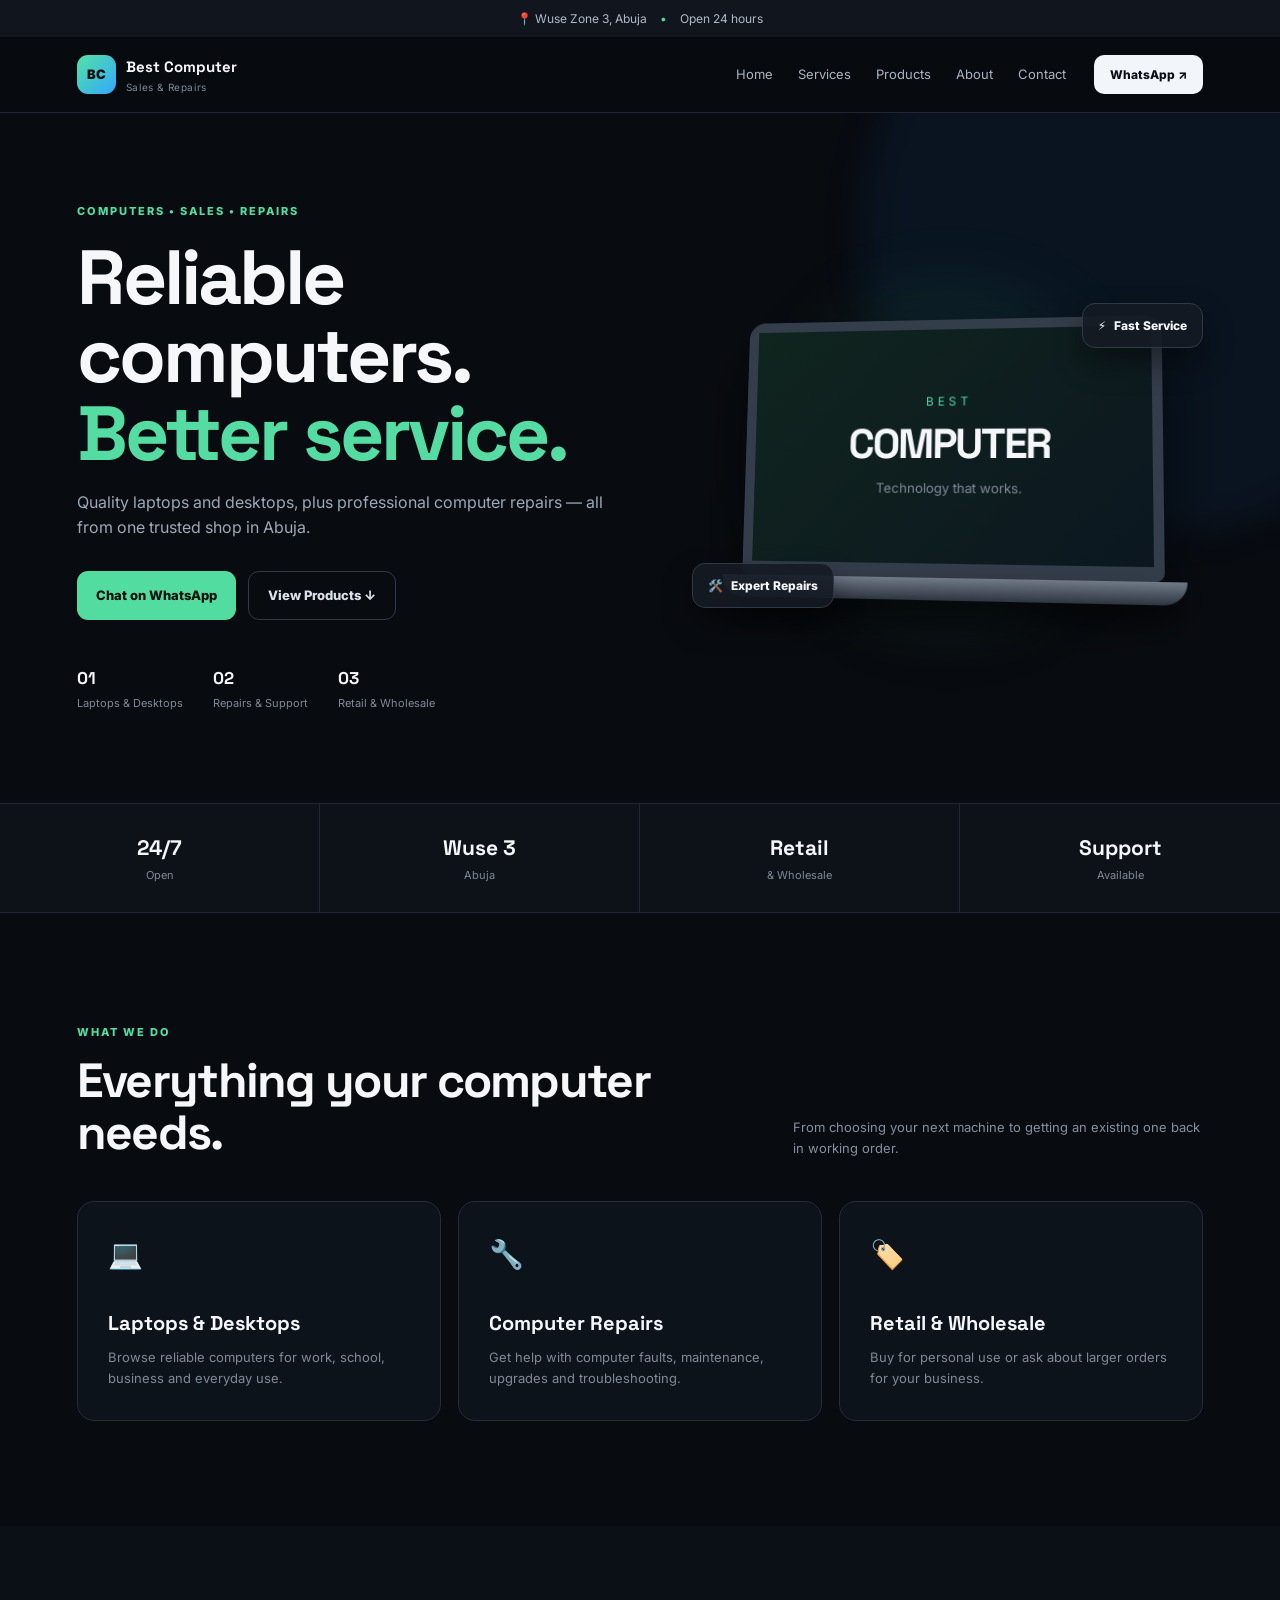
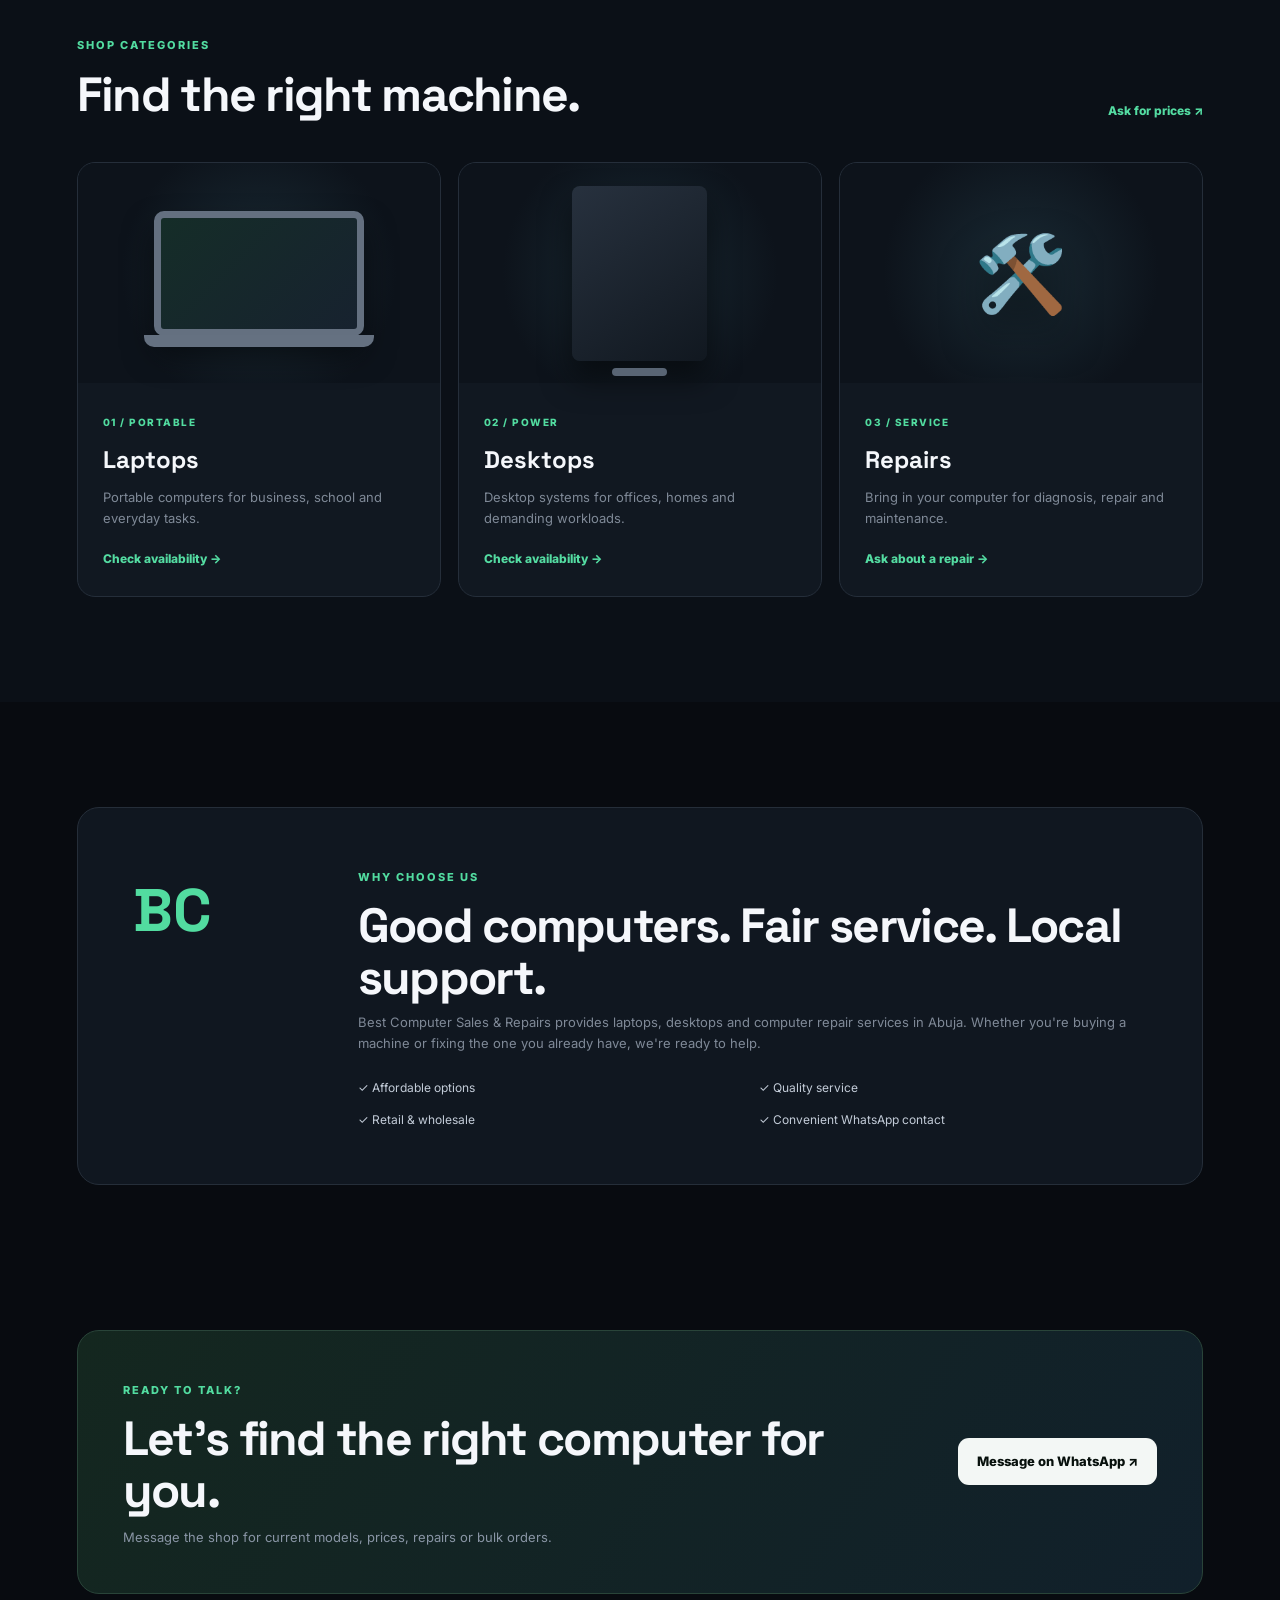
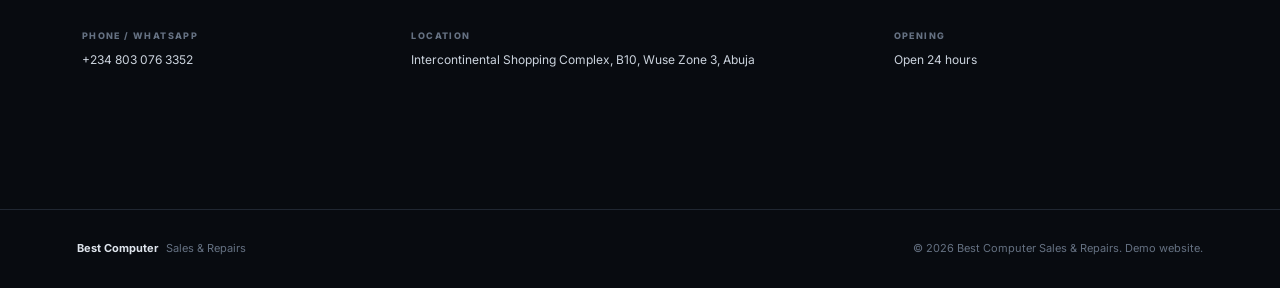
<file: index.html>
<!DOCTYPE html>
<html lang="en">
<head>
  <meta charset="UTF-8">
  <meta name="viewport" content="width=device-width, initial-scale=1.0">
  <meta name="description" content="Best Computer Sales & Repairs — laptops, desktops, computer repairs and affordable tech solutions in Wuse Zone 3, Abuja.">
  <title>Best Computer Sales & Repairs | Abuja</title>
  <link rel="preconnect" href="https://fonts.googleapis.com">
  <link rel="preconnect" href="https://fonts.gstatic.com" crossorigin>
  <link href="https://fonts.googleapis.com/css2?family=Inter:wght@400;500;600;700;800&family=Space+Grotesk:wght@500;600;700&display=swap" rel="stylesheet">
  <link rel="stylesheet" href="style.css">
</head>
<body>
  <div class="top-strip">📍 Wuse Zone 3, Abuja <span>•</span> Open 24 hours</div>

  <header class="header">
    <a class="logo" href="#home" aria-label="Best Computer Sales and Repairs home">
      <span class="logo-mark">BC</span>
      <span><strong>Best Computer</strong><small>Sales & Repairs</small></span>
    </a>
    <button class="menu-btn" id="menuBtn" aria-label="Open menu">☰</button>
    <nav id="nav">
      <a href="#home">Home</a>
      <a href="#services">Services</a>
      <a href="#products">Products</a>
      <a href="#about">About</a>
      <a href="#contact">Contact</a>
    </nav>
    <a class="header-cta" href="https://wa.me/2348030763352?text=Hello%20Best%20Computer%2C%20I%27d%20like%20to%20ask%20about%20a%20computer." target="_blank" rel="noopener">WhatsApp ↗</a>
  </header>

  <main>
    <section class="hero" id="home">
      <div class="hero-copy">
        <div class="eyebrow">COMPUTERS • SALES • REPAIRS</div>
        <h1>Reliable computers.<br><span>Better service.</span></h1>
        <p>Quality laptops and desktops, plus professional computer repairs — all from one trusted shop in Abuja.</p>
        <div class="hero-actions">
          <a class="btn primary" href="https://wa.me/2348030763352?text=Hello%20Best%20Computer%2C%20I%27m%20interested%20in%20your%20computers." target="_blank" rel="noopener">Chat on WhatsApp</a>
          <a class="btn secondary" href="#products">View Products ↓</a>
        </div>
        <div class="trust-row">
          <div><b>01</b><span>Laptops & Desktops</span></div>
          <div><b>02</b><span>Repairs & Support</span></div>
          <div><b>03</b><span>Retail & Wholesale</span></div>
        </div>
      </div>
      <div class="hero-visual">
        <div class="glow"></div>
        <div class="laptop">
          <div class="screen"><div class="screen-content"><span>BEST</span><strong>COMPUTER</strong><small>Technology that works.</small></div></div>
          <div class="base"></div>
        </div>
        <div class="float-card card-one">⚡ <span>Fast Service</span></div>
        <div class="float-card card-two">🛠️ <span>Expert Repairs</span></div>
      </div>
    </section>

    <section class="stats">
      <div><strong>24/7</strong><span>Open</span></div>
      <div><strong>Wuse 3</strong><span>Abuja</span></div>
      <div><strong>Retail</strong><span>& Wholesale</span></div>
      <div><strong>Support</strong><span>Available</span></div>
    </section>

    <section class="section" id="services">
      <div class="section-heading">
        <div><span class="eyebrow">WHAT WE DO</span><h2>Everything your computer needs.</h2></div>
        <p>From choosing your next machine to getting an existing one back in working order.</p>
      </div>
      <div class="service-grid">
        <article class="service"><div class="service-icon">💻</div><h3>Laptops & Desktops</h3><p>Browse reliable computers for work, school, business and everyday use.</p></article>
        <article class="service"><div class="service-icon">🔧</div><h3>Computer Repairs</h3><p>Get help with computer faults, maintenance, upgrades and troubleshooting.</p></article>
        <article class="service"><div class="service-icon">🏷️</div><h3>Retail & Wholesale</h3><p>Buy for personal use or ask about larger orders for your business.</p></article>
      </div>
    </section>

    <section class="section products-section" id="products">
      <div class="section-heading">
        <div><span class="eyebrow">SHOP CATEGORIES</span><h2>Find the right machine.</h2></div>
        <a class="text-link" href="https://wa.me/2348030763352?text=Hello%20Best%20Computer%2C%20please%20send%20me%20your%20available%20computer%20models%20and%20prices." target="_blank" rel="noopener">Ask for prices ↗</a>
      </div>
      <div class="product-grid">
        <article class="product"><div class="product-art laptop-art"><div></div></div><div class="product-body"><span>01 / PORTABLE</span><h3>Laptops</h3><p>Portable computers for business, school and everyday tasks.</p><a href="https://wa.me/2348030763352?text=Hello%2C%20I%27m%20interested%20in%20your%20laptops." target="_blank" rel="noopener">Check availability →</a></div></article>
        <article class="product"><div class="product-art desktop-art"><div></div></div><div class="product-body"><span>02 / POWER</span><h3>Desktops</h3><p>Desktop systems for offices, homes and demanding workloads.</p><a href="https://wa.me/2348030763352?text=Hello%2C%20I%27m%20interested%20in%20your%20desktops." target="_blank" rel="noopener">Check availability →</a></div></article>
        <article class="product"><div class="product-art repair-art"><div>🛠️</div></div><div class="product-body"><span>03 / SERVICE</span><h3>Repairs</h3><p>Bring in your computer for diagnosis, repair and maintenance.</p><a href="https://wa.me/2348030763352?text=Hello%2C%20I%20need%20help%20with%20a%20computer%20repair." target="_blank" rel="noopener">Ask about a repair →</a></div></article>
      </div>
    </section>

    <section class="about section" id="about">
      <div class="about-panel">
        <div class="about-number">BC</div>
        <div>
          <span class="eyebrow">WHY CHOOSE US</span>
          <h2>Good computers. Fair service. Local support.</h2>
          <p>Best Computer Sales & Repairs provides laptops, desktops and computer repair services in Abuja. Whether you're buying a machine or fixing the one you already have, we're ready to help.</p>
          <div class="checks"><span>✓ Affordable options</span><span>✓ Quality service</span><span>✓ Retail & wholesale</span><span>✓ Convenient WhatsApp contact</span></div>
        </div>
      </div>
    </section>

    <section class="contact section" id="contact">
      <div class="contact-card">
        <div>
          <span class="eyebrow">READY TO TALK?</span>
          <h2>Let's find the right computer for you.</h2>
          <p>Message the shop for current models, prices, repairs or bulk orders.</p>
        </div>
        <a class="btn light" href="https://wa.me/2348030763352?text=Hello%20Best%20Computer%20Sales%20%26%20Repairs%2C%20I%27d%20like%20to%20make%20an%20enquiry." target="_blank" rel="noopener">Message on WhatsApp ↗</a>
      </div>
      <div class="contact-details">
        <div><span>PHONE / WHATSAPP</span><a href="tel:+2348030763352">+234 803 076 3352</a></div>
        <div><span>LOCATION</span><p>Intercontinental Shopping Complex, B10, Wuse Zone 3, Abuja</p></div>
        <div><span>OPENING</span><p>Open 24 hours</p></div>
      </div>
    </section>
  </main>

  <footer>
    <div><strong>Best Computer</strong><span>Sales & Repairs</span></div>
    <p>© 2026 Best Computer Sales & Repairs. Demo website.</p>
  </footer>
  <script src="script.js"></script>
</body>
</html>
</file>
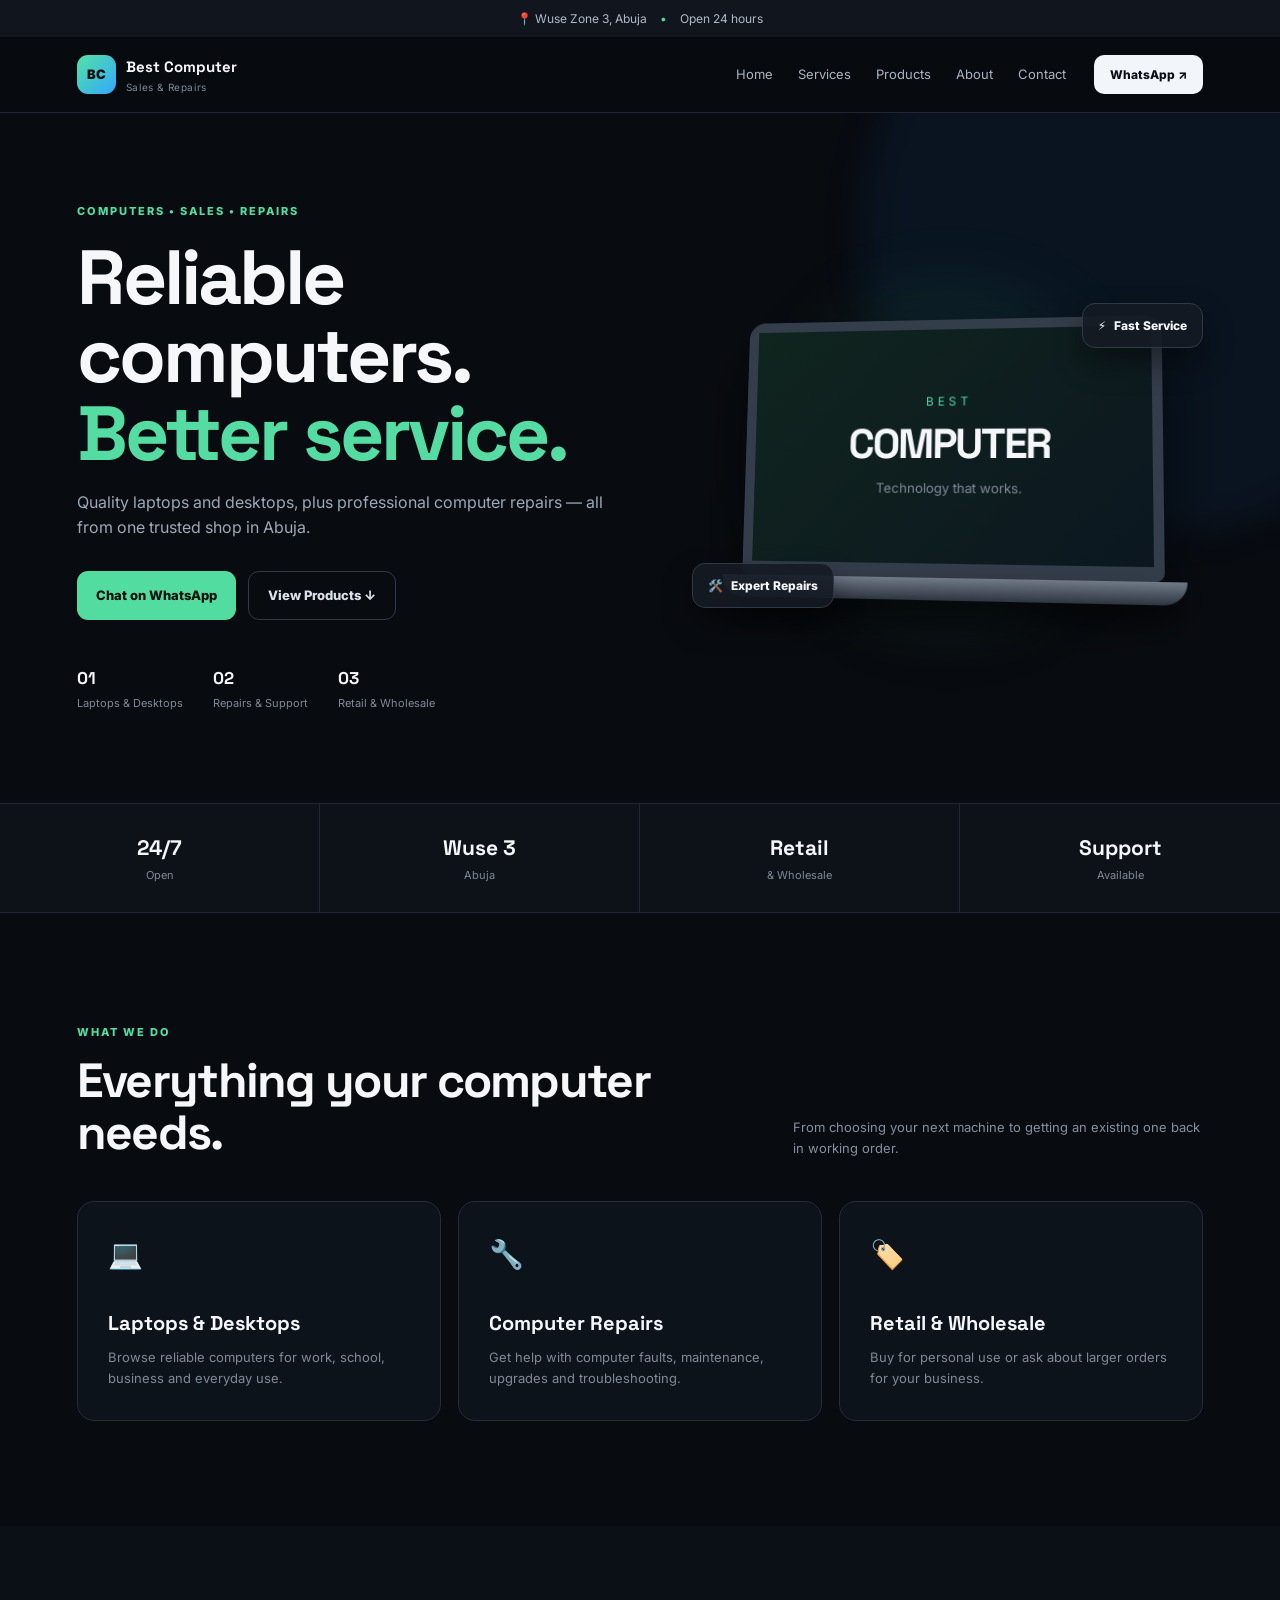
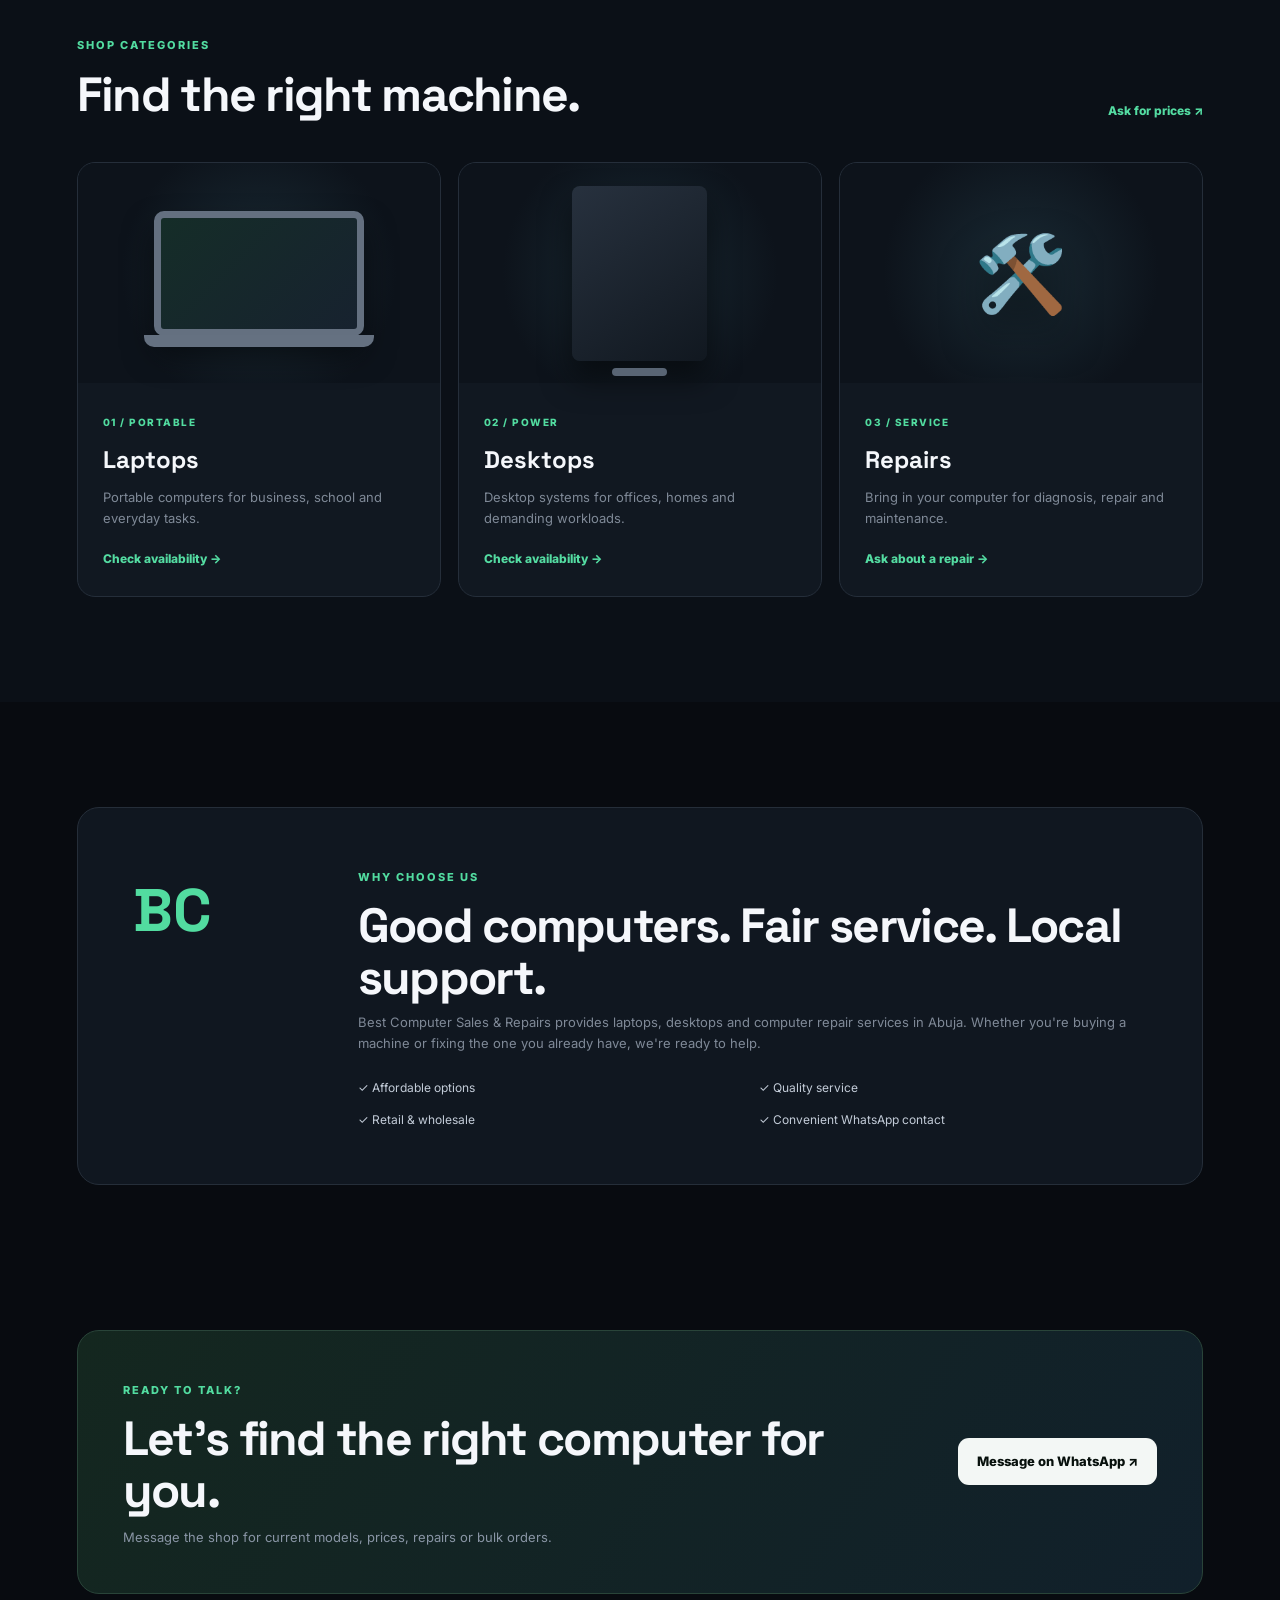
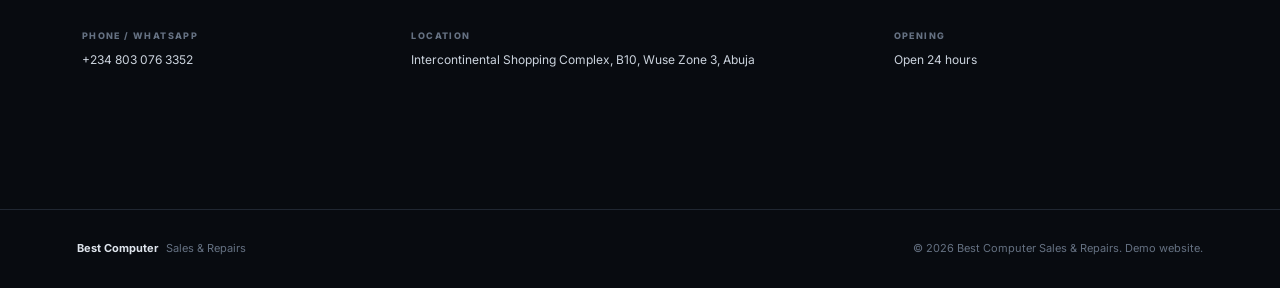
<file: index (2).html>
<!DOCTYPE html>
<html lang="en">
<head>
  <meta charset="UTF-8">
  <meta name="viewport" content="width=device-width, initial-scale=1.0">
  <meta name="description" content="Best Computer Sales & Repairs — laptops, desktops, computer repairs and affordable tech solutions in Wuse Zone 3, Abuja.">
  <title>Best Computer Sales & Repairs | Abuja</title>
  <link rel="preconnect" href="https://fonts.googleapis.com">
  <link rel="preconnect" href="https://fonts.gstatic.com" crossorigin>
  <link href="https://fonts.googleapis.com/css2?family=Inter:wght@400;500;600;700;800&family=Space+Grotesk:wght@500;600;700&display=swap" rel="stylesheet">
  <link rel="stylesheet" href="style.css">
</head>
<body>
  <div class="top-strip">📍 Wuse Zone 3, Abuja <span>•</span> Open 24 hours</div>

  <header class="header">
    <a class="logo" href="#home" aria-label="Best Computer Sales and Repairs home">
      <span class="logo-mark">BC</span>
      <span><strong>Best Computer</strong><small>Sales & Repairs</small></span>
    </a>
    <button class="menu-btn" id="menuBtn" aria-label="Open menu">☰</button>
    <nav id="nav">
      <a href="#home">Home</a>
      <a href="#services">Services</a>
      <a href="#products">Products</a>
      <a href="#about">About</a>
      <a href="#contact">Contact</a>
    </nav>
    <a class="header-cta" href="https://wa.me/2348030763352?text=Hello%20Best%20Computer%2C%20I%27d%20like%20to%20ask%20about%20a%20computer." target="_blank" rel="noopener">WhatsApp ↗</a>
  </header>

  <main>
    <section class="hero" id="home">
      <div class="hero-copy">
        <div class="eyebrow">COMPUTERS • SALES • REPAIRS</div>
        <h1>Reliable computers.<br><span>Better service.</span></h1>
        <p>Quality laptops and desktops, plus professional computer repairs — all from one trusted shop in Abuja.</p>
        <div class="hero-actions">
          <a class="btn primary" href="https://wa.me/2348030763352?text=Hello%20Best%20Computer%2C%20I%27m%20interested%20in%20your%20computers." target="_blank" rel="noopener">Chat on WhatsApp</a>
          <a class="btn secondary" href="#products">View Products ↓</a>
        </div>
        <div class="trust-row">
          <div><b>01</b><span>Laptops & Desktops</span></div>
          <div><b>02</b><span>Repairs & Support</span></div>
          <div><b>03</b><span>Retail & Wholesale</span></div>
        </div>
      </div>
      <div class="hero-visual">
        <div class="glow"></div>
        <div class="laptop">
          <div class="screen"><div class="screen-content"><span>BEST</span><strong>COMPUTER</strong><small>Technology that works.</small></div></div>
          <div class="base"></div>
        </div>
        <div class="float-card card-one">⚡ <span>Fast Service</span></div>
        <div class="float-card card-two">🛠️ <span>Expert Repairs</span></div>
      </div>
    </section>

    <section class="stats">
      <div><strong>24/7</strong><span>Open</span></div>
      <div><strong>Wuse 3</strong><span>Abuja</span></div>
      <div><strong>Retail</strong><span>& Wholesale</span></div>
      <div><strong>Support</strong><span>Available</span></div>
    </section>

    <section class="section" id="services">
      <div class="section-heading">
        <div><span class="eyebrow">WHAT WE DO</span><h2>Everything your computer needs.</h2></div>
        <p>From choosing your next machine to getting an existing one back in working order.</p>
      </div>
      <div class="service-grid">
        <article class="service"><div class="service-icon">💻</div><h3>Laptops & Desktops</h3><p>Browse reliable computers for work, school, business and everyday use.</p></article>
        <article class="service"><div class="service-icon">🔧</div><h3>Computer Repairs</h3><p>Get help with computer faults, maintenance, upgrades and troubleshooting.</p></article>
        <article class="service"><div class="service-icon">🏷️</div><h3>Retail & Wholesale</h3><p>Buy for personal use or ask about larger orders for your business.</p></article>
      </div>
    </section>

    <section class="section products-section" id="products">
      <div class="section-heading">
        <div><span class="eyebrow">SHOP CATEGORIES</span><h2>Find the right machine.</h2></div>
        <a class="text-link" href="https://wa.me/2348030763352?text=Hello%20Best%20Computer%2C%20please%20send%20me%20your%20available%20computer%20models%20and%20prices." target="_blank" rel="noopener">Ask for prices ↗</a>
      </div>
      <div class="product-grid">
        <article class="product"><div class="product-art laptop-art"><div></div></div><div class="product-body"><span>01 / PORTABLE</span><h3>Laptops</h3><p>Portable computers for business, school and everyday tasks.</p><a href="https://wa.me/2348030763352?text=Hello%2C%20I%27m%20interested%20in%20your%20laptops." target="_blank" rel="noopener">Check availability →</a></div></article>
        <article class="product"><div class="product-art desktop-art"><div></div></div><div class="product-body"><span>02 / POWER</span><h3>Desktops</h3><p>Desktop systems for offices, homes and demanding workloads.</p><a href="https://wa.me/2348030763352?text=Hello%2C%20I%27m%20interested%20in%20your%20desktops." target="_blank" rel="noopener">Check availability →</a></div></article>
        <article class="product"><div class="product-art repair-art"><div>🛠️</div></div><div class="product-body"><span>03 / SERVICE</span><h3>Repairs</h3><p>Bring in your computer for diagnosis, repair and maintenance.</p><a href="https://wa.me/2348030763352?text=Hello%2C%20I%20need%20help%20with%20a%20computer%20repair." target="_blank" rel="noopener">Ask about a repair →</a></div></article>
      </div>
    </section>

    <section class="about section" id="about">
      <div class="about-panel">
        <div class="about-number">BC</div>
        <div>
          <span class="eyebrow">WHY CHOOSE US</span>
          <h2>Good computers. Fair service. Local support.</h2>
          <p>Best Computer Sales & Repairs provides laptops, desktops and computer repair services in Abuja. Whether you're buying a machine or fixing the one you already have, we're ready to help.</p>
          <div class="checks"><span>✓ Affordable options</span><span>✓ Quality service</span><span>✓ Retail & wholesale</span><span>✓ Convenient WhatsApp contact</span></div>
        </div>
      </div>
    </section>

    <section class="contact section" id="contact">
      <div class="contact-card">
        <div>
          <span class="eyebrow">READY TO TALK?</span>
          <h2>Let's find the right computer for you.</h2>
          <p>Message the shop for current models, prices, repairs or bulk orders.</p>
        </div>
        <a class="btn light" href="https://wa.me/2348030763352?text=Hello%20Best%20Computer%20Sales%20%26%20Repairs%2C%20I%27d%20like%20to%20make%20an%20enquiry." target="_blank" rel="noopener">Message on WhatsApp ↗</a>
      </div>
      <div class="contact-details">
        <div><span>PHONE / WHATSAPP</span><a href="tel:+2348030763352">+234 803 076 3352</a></div>
        <div><span>LOCATION</span><p>Intercontinental Shopping Complex, B10, Wuse Zone 3, Abuja</p></div>
        <div><span>OPENING</span><p>Open 24 hours</p></div>
      </div>
    </section>
  </main>

  <footer>
    <div><strong>Best Computer</strong><span>Sales & Repairs</span></div>
    <p>© 2026 Best Computer Sales & Repairs. Demo website.</p>
  </footer>
  <script src="script.js"></script>
</body>
</html>
</file>
<file: style.css>
*{box-sizing:border-box;margin:0;padding:0}html{scroll-behavior:smooth}body{font-family:Inter,system-ui,sans-serif;background:#080b10;color:#f5f7fb;line-height:1.6}a{text-decoration:none;color:inherit}.top-strip{padding:9px 6%;background:#11161e;color:#aeb8c7;font-size:12px;text-align:center}.top-strip span{margin:0 10px;color:#4fda9b}.header{height:76px;padding:0 6%;display:flex;align-items:center;gap:28px;background:rgba(8,11,16,.9);border-bottom:1px solid #202732;position:sticky;top:0;z-index:10;backdrop-filter:blur(14px)}.logo{display:flex;align-items:center;gap:10px;margin-right:auto}.logo-mark{display:grid;place-items:center;width:39px;height:39px;border-radius:11px;background:linear-gradient(135deg,#54e3a3,#32a7ff);color:#07100d;font-weight:900;font-size:13px}.logo strong,.logo small{display:block}.logo strong{font-family:"Space Grotesk";font-size:15px}.logo small{font-size:10px;color:#7f8b9b;letter-spacing:.6px}nav{display:flex;gap:25px;color:#aab4c2;font-size:13px}nav a:hover{color:#fff}.header-cta{background:#f2f6fb;color:#0b1016;padding:10px 16px;border-radius:10px;font-weight:800;font-size:12px}.menu-btn{display:none;background:none;border:0;color:#fff;font-size:24px}.hero{min-height:650px;padding:90px 6%;display:grid;grid-template-columns:1.05fr .95fr;align-items:center;gap:50px;overflow:hidden;position:relative}.hero:before{content:"";position:absolute;width:600px;height:600px;border-radius:50%;background:#1b8dff12;filter:blur(20px);right:-180px;top:-180px}.eyebrow{font-size:11px;font-weight:800;letter-spacing:2px;color:#52dca0}.hero h1{font-family:"Space Grotesk";font-size:clamp(45px,6vw,78px);line-height:1.02;letter-spacing:-3px;margin:17px 0}.hero h1 span{color:#55dca2}.hero-copy>p{max-width:580px;color:#9da8b8;font-size:16px}.hero-actions{display:flex;gap:12px;margin:30px 0}.btn{display:inline-flex;align-items:center;justify-content:center;padding:13px 19px;border-radius:11px;font-weight:800;font-size:13px}.primary{background:#52dca0;color:#06100c}.secondary{border:1px solid #303947;color:#dce2ea}.trust-row{display:flex;gap:30px;margin-top:45px}.trust-row div{display:flex;flex-direction:column}.trust-row b{font-family:"Space Grotesk";font-size:17px}.trust-row span{font-size:11px;color:#7f8997;margin-top:3px}.hero-visual{height:460px;position:relative;display:grid;place-items:center}.glow{position:absolute;width:340px;height:340px;border-radius:50%;background:#43d99a14;filter:blur(35px)}.laptop{position:relative;width:min(420px,90%);z-index:2;transform:perspective(800px) rotateY(-7deg) rotateX(5deg)}.screen{height:260px;background:#151c26;border:10px solid #343d4a;border-bottom-width:14px;border-radius:17px 17px 8px 8px;box-shadow:0 30px 70px #0009;display:grid;place-items:center}.screen-content{text-align:center;background:linear-gradient(135deg,#10251e,#0c1720);width:100%;height:100%;display:flex;flex-direction:column;align-items:center;justify-content:center}.screen-content span{font-size:12px;letter-spacing:4px;color:#52dca0}.screen-content strong{font-family:"Space Grotesk";font-size:42px;letter-spacing:-2px}.screen-content small{color:#7e8998}.base{height:22px;background:linear-gradient(#707b88,#2d3540);width:110%;margin-left:-5%;border-radius:0 0 25px 25px;box-shadow:0 15px 25px #0008}.float-card{position:absolute;z-index:3;padding:12px 15px;border:1px solid #303947;background:#151b24e8;border-radius:13px;box-shadow:0 15px 30px #0006;font-size:12px;font-weight:800}.float-card span{margin-left:5px}.card-one{top:75px;right:0}.card-two{bottom:80px;left:0}.stats{display:grid;grid-template-columns:repeat(4,1fr);border-top:1px solid #202732;border-bottom:1px solid #202732;background:#0d1219}.stats div{padding:27px;text-align:center;border-right:1px solid #202732}.stats div:last-child{border:0}.stats strong,.stats span{display:block}.stats strong{font-family:"Space Grotesk";font-size:21px}.stats span{font-size:11px;color:#7f8997;margin-top:3px}.section{padding:105px 6%;max-width:1400px;margin:auto}.section-heading{display:flex;justify-content:space-between;align-items:end;gap:30px;margin-bottom:42px}.section-heading h2,.about h2,.contact h2{font-family:"Space Grotesk";font-size:clamp(30px,4vw,48px);line-height:1.08;letter-spacing:-1.7px;margin-top:12px}.section-heading>p{max-width:410px;color:#8490a0;font-size:13px}.service-grid,.product-grid{display:grid;grid-template-columns:repeat(3,1fr);gap:17px}.service{padding:30px;border:1px solid #242c37;background:#0d131b;border-radius:17px;min-height:220px}.service-icon{font-size:28px;margin-bottom:30px}.service h3{font-family:"Space Grotesk";font-size:20px}.service p,.product-body p,.about p{color:#7f8997;font-size:13px;margin-top:8px}.products-section{max-width:none;background:#0b1017}.product{background:#111821;border:1px solid #252e3a;border-radius:18px;overflow:hidden}.product-art{height:220px;display:grid;place-items:center;background:radial-gradient(circle at center,#1a2b35,#0d131b 65%)}.laptop-art>div{width:210px;height:125px;border:7px solid #647080;border-radius:10px;background:linear-gradient(135deg,#152d28,#17222f);box-shadow:0 18px 30px #0008;position:relative}.laptop-art>div:after{content:"";position:absolute;width:230px;height:12px;background:#657181;bottom:-18px;left:-17px;border-radius:0 0 10px 10px}.desktop-art>div{width:135px;height:175px;border-radius:8px;background:linear-gradient(145deg,#27313e,#111820);box-shadow:0 18px 30px #0008;position:relative}.desktop-art>div:after{content:"";position:absolute;width:55px;height:8px;background:#596574;bottom:-15px;left:40px;border-radius:5px}.repair-art>div{font-size:75px;filter:drop-shadow(0 20px 20px #0008)}.product-body{padding:25px}.product-body>span{font-size:10px;color:#52dca0;font-weight:800;letter-spacing:1.5px}.product-body h3{font-family:"Space Grotesk";font-size:24px;margin-top:7px}.product-body a,.text-link{display:inline-block;color:#54dca2;font-size:12px;font-weight:800;margin-top:20px}.about-panel{display:grid;grid-template-columns:180px 1fr;gap:45px;align-items:start;background:#101720;border:1px solid #252e39;border-radius:22px;padding:55px}.about-number{font-family:"Space Grotesk";font-size:60px;font-weight:800;color:#52dca0}.checks{display:grid;grid-template-columns:1fr 1fr;gap:12px;margin-top:25px;color:#c3ccd8;font-size:12px}.contact{padding-top:40px}.contact-card{padding:45px;background:linear-gradient(125deg,#14271f,#11202b);border:1px solid #294439;border-radius:22px;display:flex;align-items:center;justify-content:space-between;gap:30px}.contact-card p{color:#8995a5;font-size:13px;margin-top:10px}.light{background:#f3f7f5;color:#07100c;white-space:nowrap}.contact-details{display:grid;grid-template-columns:1fr 1.5fr 1fr;gap:25px;padding:35px 5px}.contact-details span{display:block;color:#657182;font-size:9px;letter-spacing:1.4px;font-weight:800}.contact-details a,.contact-details p{display:block;margin-top:7px;color:#cbd3dd;font-size:12px}footer{padding:30px 6%;border-top:1px solid #202732;display:flex;justify-content:space-between;color:#657182;font-size:11px}footer strong{color:#dfe5ed}footer span{margin-left:8px}@media(max-width:850px){nav{display:none;position:absolute;top:76px;left:0;right:0;background:#0b1017;padding:20px 6%;flex-direction:column;border-bottom:1px solid #202732}.header nav.open{display:flex}.menu-btn{display:block}.header-cta{display:none}.hero{grid-template-columns:1fr;padding-top:65px}.hero-visual{height:380px}.service-grid,.product-grid{grid-template-columns:1fr}.stats{grid-template-columns:1fr 1fr}.stats div:nth-child(2){border-right:0}.stats div:nth-child(-n+2){border-bottom:1px solid #202732}.section-heading{display:block}.section-heading>p{margin-top:15px}.about-panel{grid-template-columns:1fr;padding:35px}.contact-card{display:block}.contact-card .btn{margin-top:25px}.contact-details{grid-template-columns:1fr 1fr}.contact-details div:last-child{grid-column:1/-1}}@media(max-width:520px){.hero{padding-left:5%;padding-right:5%}.hero h1{font-size:45px;letter-spacing:-2px}.hero-actions{flex-direction:column}.trust-row{gap:16px}.trust-row span{font-size:10px}.hero-visual{height:310px}.screen{height:190px}.card-one{top:20px}.card-two{bottom:20px}.stats div{padding:20px 8px}.section{padding:75px 5%}.contact-details{grid-template-columns:1fr}.contact-details div:last-child{grid-column:auto}.checks{grid-template-columns:1fr}footer{display:block}footer p{margin-top:8px}}
</file>
